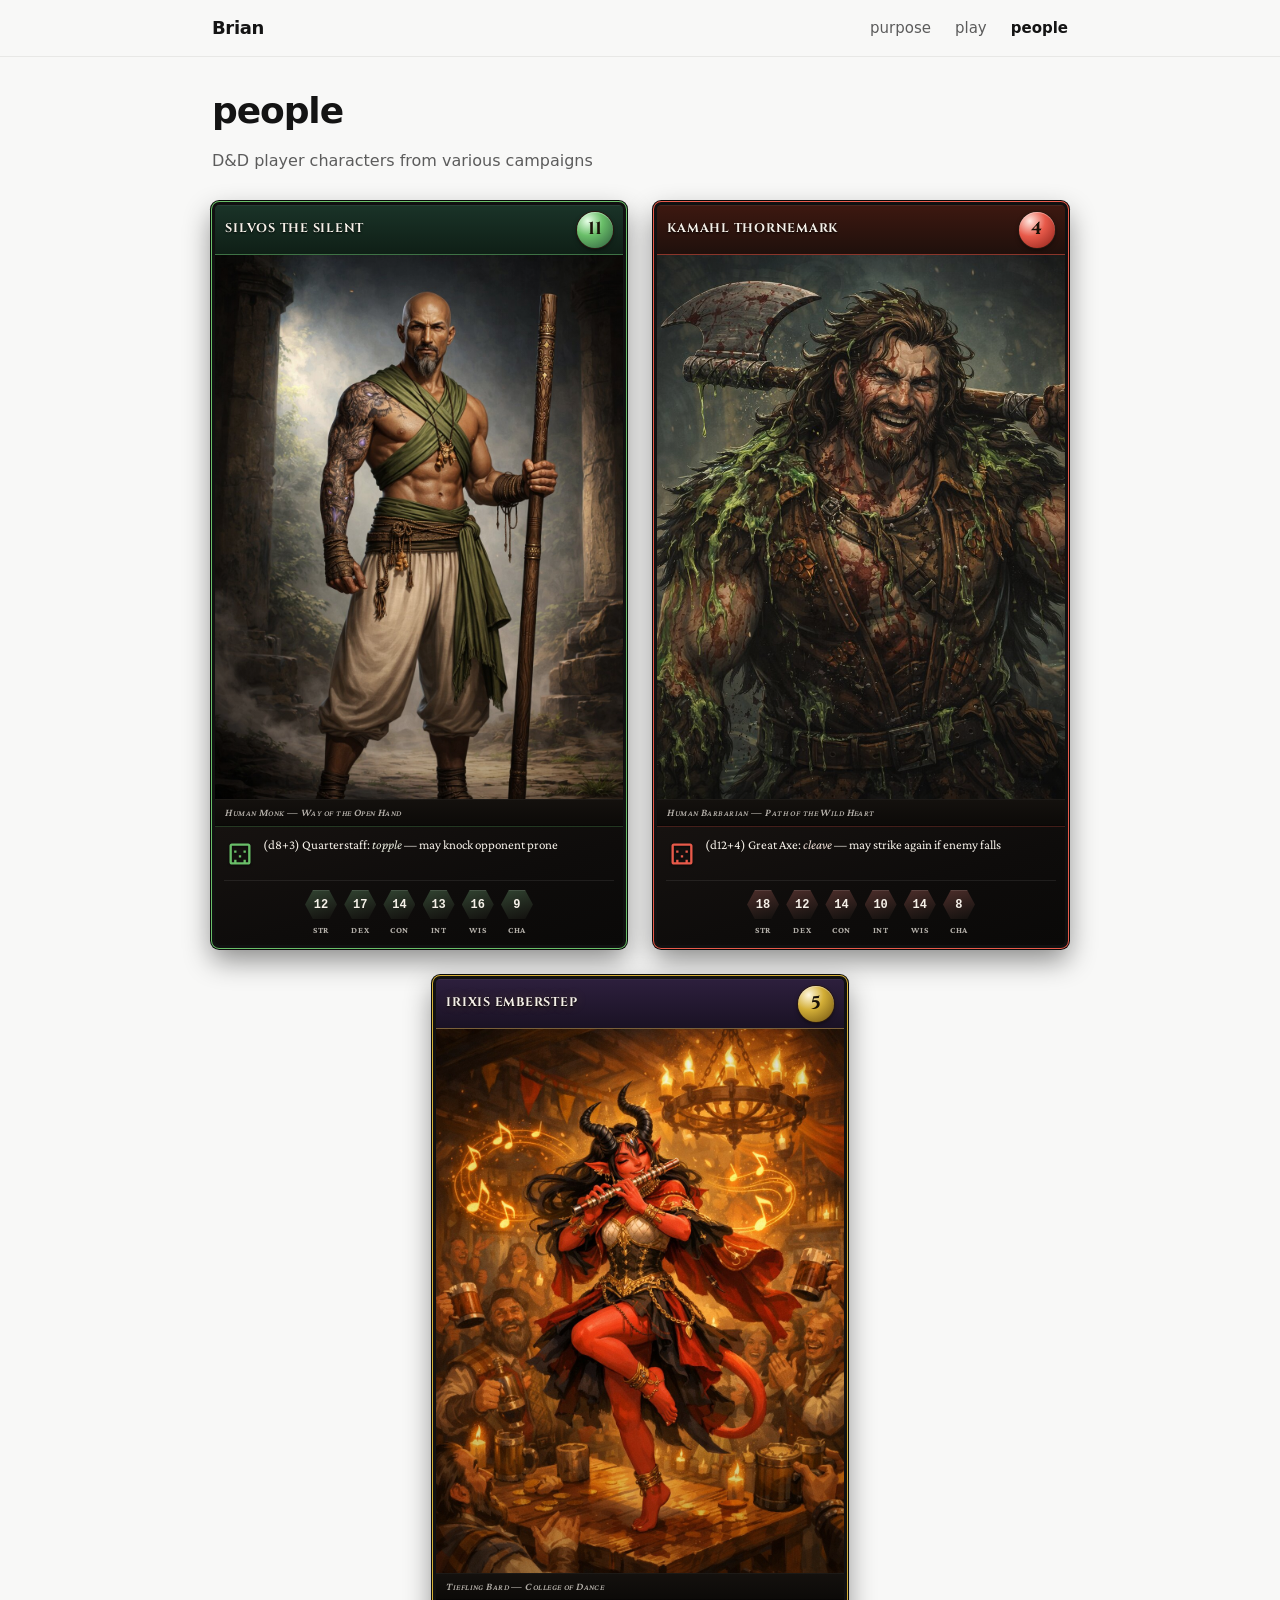
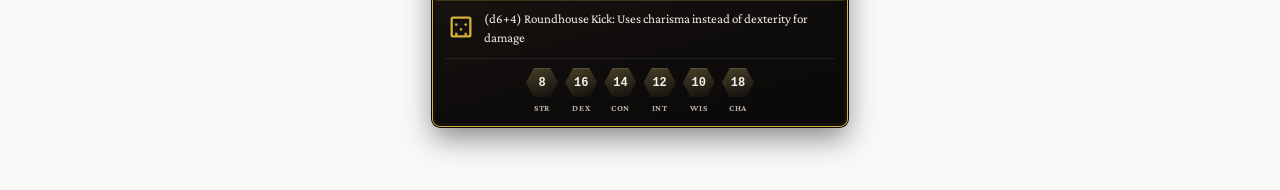
<file: people.html>
<!DOCTYPE html>
<html lang="en">
  <head>
    <meta charset="utf-8" />
    <meta name="viewport" content="width=device-width, initial-scale=1" />
    <title>people — Brian Mick</title>
    <link rel="preconnect" href="https://fonts.googleapis.com" />
    <link rel="preconnect" href="https://fonts.gstatic.com" crossorigin />
    <link
      href="https://fonts.googleapis.com/css2?family=Cinzel:wght@600;700&family=Crimson+Pro:ital,wght@0,400;0,600;1,400&display=swap"
      rel="stylesheet"
    />
    <link rel="stylesheet" href="css/styles.css" />
  </head>
  <body class="subpage people-page">
    <header class="site-header">
      <nav class="nav" aria-label="Primary">
        <a class="nav-brand" href="index.html">Brian</a>
        <ul class="nav-links">
          <li><a href="purpose.html">purpose</a></li>
          <li><a href="play.html">play</a></li>
          <li><a href="people.html" aria-current="page">people</a></li>
        </ul>
      </nav>
    </header>
    <main>
      <h1 class="page-title">people</h1>
      <p class="people-intro">
        D&D player characters from various campaigns
      </p>

      <div class="character-grid">
        <article class="pw-card pw-card--monk">
          <header class="pw-card__titlebar">
            <h2 class="pw-card__name">Silvos the Silent</h2>
            <div class="pw-card__level" aria-label="Level 11">
              <span class="pw-card__level-num">11</span>
            </div>
          </header>
          <div class="pw-card__art">
            <img
              src="images/silvos.jpg"
              alt="Portrait of Silvos the Silent"
              width="240"
              height="320"
              loading="lazy"
            />
          </div>
          <p class="pw-card__typeline">
            Human Monk — Way of the Open Hand
          </p>
          <div class="pw-card__textbox">
            <div class="pw-card__ability">
              <span class="pw-card__dice" aria-hidden="true">
                <svg
                  class="pw-card__dice-svg"
                  width="28"
                  height="28"
                  viewBox="0 0 24 24"
                  aria-hidden="true"
                >
                  <path
                    fill="currentColor"
                    d="M19 3H5c-1.1 0-2 .9-2 2v14c0 1.1.9 2 2 2h14c1.1 0 2-.9 2-2V5c0-1.1-.9-2-2-2zm0 16H5V5h14v14zM7 9h2v2H7V9zm8 0h2v2h-2V9zm-4 4h2v2h-2v-2zm-4 4h2v2H7v-2zm8 0h2v2h-2v-2z"
                  />
                </svg>
              </span>
              <div class="pw-card__rules">
                <p>
                  (d8+3) Quarterstaff: <em>topple</em> — may knock opponent
                  prone
                </p>
              </div>
            </div>
            <ul class="pw-card__stats" aria-label="Ability scores">
              <li class="pw-stat">
                <span class="pw-stat__hex">12</span>
                <span class="pw-stat__abbr">STR</span>
              </li>
              <li class="pw-stat">
                <span class="pw-stat__hex">17</span>
                <span class="pw-stat__abbr">DEX</span>
              </li>
              <li class="pw-stat">
                <span class="pw-stat__hex">14</span>
                <span class="pw-stat__abbr">CON</span>
              </li>
              <li class="pw-stat">
                <span class="pw-stat__hex">13</span>
                <span class="pw-stat__abbr">INT</span>
              </li>
              <li class="pw-stat">
                <span class="pw-stat__hex">16</span>
                <span class="pw-stat__abbr">WIS</span>
              </li>
              <li class="pw-stat">
                <span class="pw-stat__hex">9</span>
                <span class="pw-stat__abbr">CHA</span>
              </li>
            </ul>
          </div>
        </article>

        <article class="pw-card pw-card--barbarian">
          <header class="pw-card__titlebar">
            <h2 class="pw-card__name">Kamahl Thornemark</h2>
            <div class="pw-card__level" aria-label="Level 4">
              <span class="pw-card__level-num">4</span>
            </div>
          </header>
          <div class="pw-card__art">
            <img
              src="images/kamahl.jpg"
              alt="Portrait of Kamahl Thornemark"
              width="240"
              height="320"
              loading="lazy"
            />
          </div>
          <p class="pw-card__typeline">
            Human Barbarian — Path of the Wild Heart
          </p>
          <div class="pw-card__textbox">
            <div class="pw-card__ability">
              <span class="pw-card__dice" aria-hidden="true">
                <svg
                  class="pw-card__dice-svg"
                  width="28"
                  height="28"
                  viewBox="0 0 24 24"
                  aria-hidden="true"
                >
                  <path
                    fill="currentColor"
                    d="M19 3H5c-1.1 0-2 .9-2 2v14c0 1.1.9 2 2 2h14c1.1 0 2-.9 2-2V5c0-1.1-.9-2-2-2zm0 16H5V5h14v14zM7 9h2v2H7V9zm8 0h2v2h-2V9zm-4 4h2v2h-2v-2zm-4 4h2v2H7v-2zm8 0h2v2h-2v-2z"
                  />
                </svg>
              </span>
              <div class="pw-card__rules">
                <p>
                  (d12+4) Great Axe: <em>cleave</em> — may strike again if enemy
                  falls
                </p>
              </div>
            </div>
            <ul class="pw-card__stats" aria-label="Ability scores">
              <li class="pw-stat">
                <span class="pw-stat__hex">18</span>
                <span class="pw-stat__abbr">STR</span>
              </li>
              <li class="pw-stat">
                <span class="pw-stat__hex">12</span>
                <span class="pw-stat__abbr">DEX</span>
              </li>
              <li class="pw-stat">
                <span class="pw-stat__hex">14</span>
                <span class="pw-stat__abbr">CON</span>
              </li>
              <li class="pw-stat">
                <span class="pw-stat__hex">10</span>
                <span class="pw-stat__abbr">INT</span>
              </li>
              <li class="pw-stat">
                <span class="pw-stat__hex">14</span>
                <span class="pw-stat__abbr">WIS</span>
              </li>
              <li class="pw-stat">
                <span class="pw-stat__hex">8</span>
                <span class="pw-stat__abbr">CHA</span>
              </li>
            </ul>
          </div>
        </article>

        <article class="pw-card pw-card--bard">
          <header class="pw-card__titlebar">
            <h2 class="pw-card__name">Irixis Emberstep</h2>
            <div class="pw-card__level" aria-label="Level 5">
              <span class="pw-card__level-num">5</span>
            </div>
          </header>
          <div class="pw-card__art">
            <img
              src="images/irixis.jpg"
              alt="Portrait of Irixis Emberstep"
              width="240"
              height="320"
              loading="lazy"
            />
          </div>
          <p class="pw-card__typeline">
            Tiefling Bard — College of Dance
          </p>
          <div class="pw-card__textbox">
            <div class="pw-card__ability">
              <span class="pw-card__dice" aria-hidden="true">
                <svg
                  class="pw-card__dice-svg"
                  width="28"
                  height="28"
                  viewBox="0 0 24 24"
                  aria-hidden="true"
                >
                  <path
                    fill="currentColor"
                    d="M19 3H5c-1.1 0-2 .9-2 2v14c0 1.1.9 2 2 2h14c1.1 0 2-.9 2-2V5c0-1.1-.9-2-2-2zm0 16H5V5h14v14zM7 9h2v2H7V9zm8 0h2v2h-2V9zm-4 4h2v2h-2v-2zm-4 4h2v2H7v-2zm8 0h2v2h-2v-2z"
                  />
                </svg>
              </span>
              <div class="pw-card__rules">
                <p>
                  (d6+4) Roundhouse Kick: Uses charisma instead of dexterity for
                  damage
                </p>
              </div>
            </div>
            <ul class="pw-card__stats" aria-label="Ability scores">
              <li class="pw-stat">
                <span class="pw-stat__hex">8</span>
                <span class="pw-stat__abbr">STR</span>
              </li>
              <li class="pw-stat">
                <span class="pw-stat__hex">16</span>
                <span class="pw-stat__abbr">DEX</span>
              </li>
              <li class="pw-stat">
                <span class="pw-stat__hex">14</span>
                <span class="pw-stat__abbr">CON</span>
              </li>
              <li class="pw-stat">
                <span class="pw-stat__hex">12</span>
                <span class="pw-stat__abbr">INT</span>
              </li>
              <li class="pw-stat">
                <span class="pw-stat__hex">10</span>
                <span class="pw-stat__abbr">WIS</span>
              </li>
              <li class="pw-stat">
                <span class="pw-stat__hex">18</span>
                <span class="pw-stat__abbr">CHA</span>
              </li>
            </ul>
          </div>
        </article>
      </div>
    </main>
  </body>
</html>
</file>
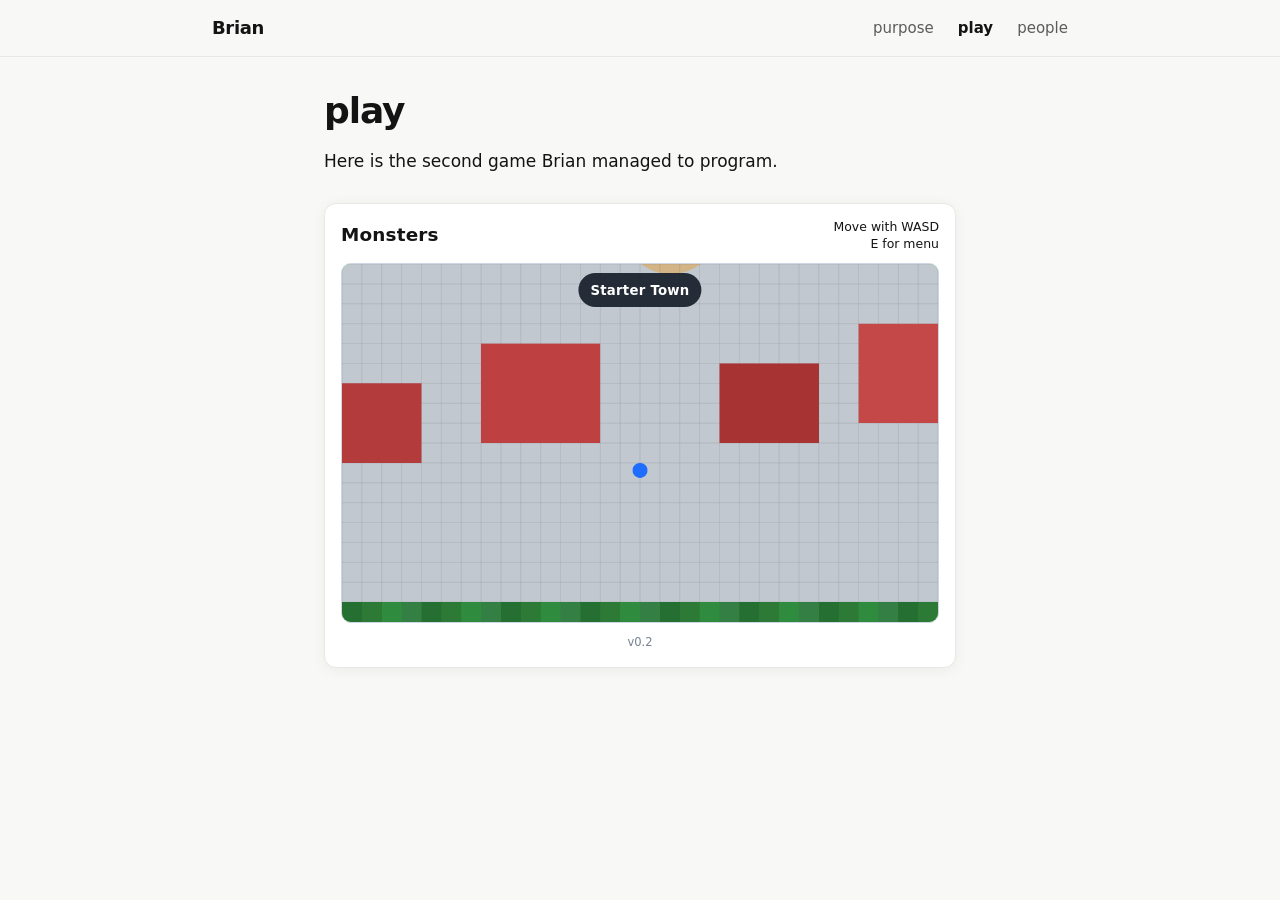
<file: play.html>
<!DOCTYPE html>
<html lang="en">
  <head>
    <meta charset="utf-8" />
    <meta name="viewport" content="width=device-width, initial-scale=1" />
    <title>Monsters — Brian Mick</title>
    <link rel="stylesheet" href="css/styles.css" />
  </head>
  <body class="subpage">
    <header class="site-header">
      <nav class="nav" aria-label="Primary">
        <a class="nav-brand" href="index.html">Brian</a>
        <ul class="nav-links">
          <li><a href="purpose.html">purpose</a></li>
          <li><a href="play.html" aria-current="page">play</a></li>
          <li><a href="people.html">people</a></li>
        </ul>
      </nav>
    </header>
    <main>
      <h1 class="page-title">play</h1>
      <div class="page-prose">
        <p>Here is the second game Brian managed to program.</p>
      </div>
      <section class="monsters-shell" aria-label="Monsters game">
        <header class="monsters-topbar">
          <h2 class="monsters-title">Monsters</h2>
          <div class="monsters-hints" aria-hidden="true">
            <p id="hint-move" class="monsters-help">Move with WASD</p>
            <p id="hint-menu" class="monsters-help">E for menu</p>
          </div>
        </header>
        <div class="monsters-stage">
          <canvas
            id="monsters-canvas"
            class="monsters-canvas"
            width="960"
            height="576"
            aria-label="Monsters game map"
          ></canvas>
          <div id="zone-banner" class="zone-banner" aria-live="polite"></div>
          <div id="inspect-popup" class="inspect-popup" aria-live="polite"></div>
          <aside id="menu-panel" class="menu-panel" aria-label="Game menu">
            <h3 class="menu-title">Menu</h3>
            <button class="menu-item" type="button">monsters</button>
            <button class="menu-item" type="button">items</button>
            <button class="menu-item" type="button">player</button>
          </aside>
        </div>
        <p class="monsters-version">v0.2</p>
      </section>
    </main>
    <script src="games/monsters-v0.2.js"></script>
  </body>
</html>
</file>
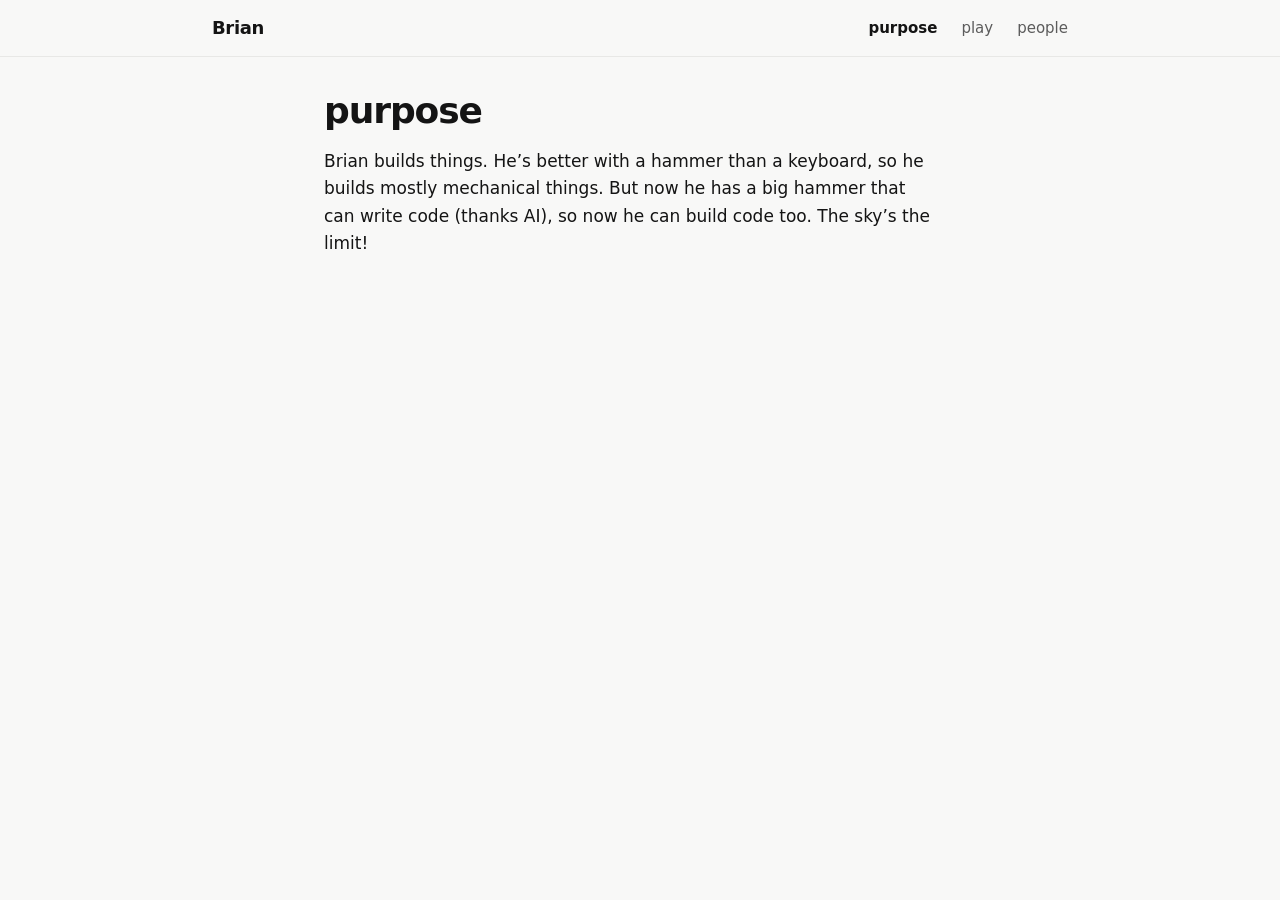
<file: purpose.html>
<!DOCTYPE html>
<html lang="en">
  <head>
    <meta charset="utf-8" />
    <meta name="viewport" content="width=device-width, initial-scale=1" />
    <title>purpose — Brian Mick</title>
    <link rel="stylesheet" href="css/styles.css" />
  </head>
  <body class="subpage">
    <header class="site-header">
      <nav class="nav" aria-label="Primary">
        <a class="nav-brand" href="index.html">Brian</a>
        <ul class="nav-links">
          <li><a href="purpose.html" aria-current="page">purpose</a></li>
          <li><a href="play.html">play</a></li>
          <li><a href="people.html">people</a></li>
        </ul>
      </nav>
    </header>
    <main>
      <h1 class="page-title">purpose</h1>
      <div class="page-prose">
        <p>
          Brian builds things. He’s better with a hammer than a keyboard, so he
          builds mostly mechanical things. But now he has a big hammer that can
          write code (thanks AI), so now he can build code too. The sky’s the
          limit!
        </p>
      </div>
    </main>
  </body>
</html>
</file>
<file: css/styles.css>
/* Brian Mick — site styles */
:root {
  --bg: #f8f8f7;
  --surface: #ffffff;
  --text: #141414;
  --text-muted: #5c5c5c;
  --border: #e8e8e6;
  --accent: #2563eb;
  --accent-hover: #1d4ed8;
  --nav-height: 3.5rem;
  --max-content: 42rem;
}

*,
*::before,
*::after {
  box-sizing: border-box;
}

html {
  font-size: 100%;
  -webkit-text-size-adjust: 100%;
}

body {
  margin: 0;
  min-height: 100vh;
  font-family: system-ui, -apple-system, "Segoe UI", Roboto, Ubuntu, Cantarell,
    "Noto Sans", sans-serif;
  font-size: 1.0625rem;
  line-height: 1.6;
  color: var(--text);
  background: var(--bg);
}

a {
  color: var(--accent);
  text-decoration: none;
  transition: color 0.15s ease;
}

a:hover {
  color: var(--accent-hover);
}

.site-header {
  position: sticky;
  top: 0;
  z-index: 10;
  background: color-mix(in srgb, var(--bg) 92%, transparent);
  backdrop-filter: blur(10px);
  border-bottom: 1px solid var(--border);
}

.nav {
  display: flex;
  align-items: center;
  justify-content: space-between;
  gap: 1.5rem;
  max-width: 56rem;
  margin: 0 auto;
  padding: 0 1.25rem;
  min-height: var(--nav-height);
}

.nav-brand {
  font-weight: 600;
  font-size: 1.125rem;
  letter-spacing: -0.02em;
  color: var(--text);
}

.nav-brand:hover {
  color: var(--accent);
}

.nav-links {
  display: flex;
  flex-wrap: wrap;
  align-items: center;
  gap: 0.25rem 1.5rem;
  list-style: none;
  margin: 0;
  padding: 0;
}

.nav-links a {
  font-size: 0.9375rem;
  font-weight: 500;
  color: var(--text-muted);
}

.nav-links a:hover {
  color: var(--accent);
}

.nav-links a[aria-current="page"] {
  color: var(--text);
  font-weight: 600;
}

main {
  max-width: var(--max-content);
  margin: 0 auto;
  padding: 2.5rem 1.25rem 4rem;
}

.page-title {
  margin: 0 0 1rem;
  font-size: clamp(1.75rem, 4vw, 2.25rem);
  font-weight: 600;
  letter-spacing: -0.03em;
  line-height: 1.2;
}

/* Home */
.home-hero .page-title {
  margin-bottom: 1.75rem;
  text-align: center;
}

.profile {
  margin: 0 auto;
  max-width: min(100%, 32rem);
  border-radius: 12px;
  overflow: hidden;
  background: var(--surface);
  border: 1px solid var(--border);
  box-shadow: 0 1px 2px rgba(0, 0, 0, 0.04), 0 8px 24px rgba(0, 0, 0, 0.06);
}

.profile img {
  display: block;
  width: 100%;
  height: auto;
  vertical-align: middle;
}

/* Child pages */
.subpage main {
  padding-top: 2rem;
}

.subpage .page-title {
  text-transform: lowercase;
}

.page-prose {
  margin: 0;
  max-width: 38rem;
}

.page-prose p {
  margin: 0 0 1rem;
  color: var(--text);
}

.page-prose p:last-child {
  margin-bottom: 0;
}

/* Play — snake game shell */
.snake-shell {
  margin-top: 1.75rem;
  border-radius: 12px;
  border: 1px solid var(--border);
  background: var(--surface);
  box-shadow: 0 2px 14px rgba(0, 0, 0, 0.06);
  padding: 1rem;
}

.snake-topbar {
  display: grid;
  grid-template-columns: 1fr auto 1fr;
  align-items: center;
  gap: 0.5rem;
  margin-bottom: 0.9rem;
}

.snake-title {
  margin: 0;
  font-size: 1.2rem;
  letter-spacing: 0.02em;
  font-weight: 700;
}

.snake-control-hint {
  display: inline-flex;
  flex-direction: column;
  gap: 0.25rem;
}

.snake-control-hint:first-child {
  justify-self: start;
}

.snake-control-hint:last-child {
  justify-self: end;
}

.key-row {
  display: inline-flex;
  gap: 0.25rem;
}

.key-row--single {
  justify-content: center;
}

.key-cap {
  width: 1.7rem;
  height: 1.7rem;
  display: inline-flex;
  align-items: center;
  justify-content: center;
  border: 1px solid var(--border);
  border-radius: 5px;
  background: #fbfbfb;
  color: #444;
  font-size: 0.82rem;
  font-weight: 600;
  line-height: 1;
  user-select: none;
}

.snake-board-wrap {
  position: relative;
  width: min(100%, 26rem);
  margin: 0 auto;
  aspect-ratio: 1 / 1;
  touch-action: none;
}

.snake-play-area {
  display: grid;
  grid-template-columns: minmax(0, 1fr) auto;
  align-items: center;
  justify-content: center;
  gap: 0.8rem;
}

.snake-speed-panel {
  width: 4rem;
  align-self: stretch;
  border: 1px solid #d4dde5;
  border-radius: 10px;
  background: #f8fafc;
  display: flex;
  flex-direction: column;
  align-items: center;
  justify-content: center;
  gap: 0.4rem;
  padding: 0.5rem 0.35rem;
}

.snake-speed-label {
  font-size: 0.75rem;
  font-weight: 600;
  color: #4a5868;
  line-height: 1;
}

.snake-speed-slider {
  writing-mode: bt-lr;
  -webkit-appearance: slider-vertical;
  width: 1.2rem;
  height: 12rem;
}

.snake-speed-value {
  margin: 0;
  font-size: 0.9rem;
  font-weight: 700;
  color: #273341;
  line-height: 1;
}

.snake-board {
  width: 100%;
  height: 100%;
  display: grid;
  grid-template-columns: repeat(10, 1fr);
  grid-template-rows: repeat(10, 1fr);
  gap: 2px;
  background: #dbe1e6;
  border: 1px solid #c7d0d8;
  border-radius: 10px;
  padding: 2px;
}

.snake-cell {
  border-radius: 3px;
  background: #f4f7f9;
}

.snake-cell--food {
  background: #d81f1f;
}

.snake-cell--body {
  background: #2fbf5f;
}

.snake-cell--head {
  background: #1f8f45;
}

.snake-overlay {
  position: absolute;
  inset: 0;
  display: flex;
  align-items: center;
  justify-content: center;
  border-radius: 10px;
  color: #fff;
  font-size: clamp(1.4rem, 4vw, 2.2rem);
  font-weight: 700;
  letter-spacing: 0.02em;
  background: rgba(10, 20, 33, 0.56);
  text-shadow: 0 1px 2px rgba(0, 0, 0, 0.5);
  opacity: 0;
  pointer-events: none;
  transition: opacity 0.15s ease;
}

.snake-overlay.is-visible {
  opacity: 1;
}

.snake-controls {
  margin-top: 0.95rem;
  display: flex;
  justify-content: center;
  gap: 0.6rem;
}

.snake-button {
  border: 1px solid #cfd6dd;
  background: #f5f7fa;
  color: #273341;
  font: inherit;
  font-size: 0.92rem;
  line-height: 1;
  padding: 0.58rem 0.9rem;
  border-radius: 8px;
  cursor: pointer;
}

.snake-button:hover {
  background: #eaf0f8;
}

.snake-button.is-paused {
  background: #ffe8a3;
  border-color: #e4bf45;
  color: #4b3906;
}

.snake-version {
  margin: 0.65rem 0 0;
  text-align: center;
  color: #778290;
  font-size: 0.72rem;
}

/* Play — Monsters */
.monsters-shell {
  margin-top: 1.75rem;
  border-radius: 12px;
  border: 1px solid var(--border);
  background: var(--surface);
  box-shadow: 0 2px 14px rgba(0, 0, 0, 0.06);
  padding: 1rem;
}

.monsters-topbar {
  display: flex;
  justify-content: space-between;
  align-items: flex-start;
  gap: 0.75rem;
  margin-bottom: 0.75rem;
}

.monsters-title {
  margin: 0;
  font-size: 1.15rem;
  letter-spacing: 0.01em;
}

.monsters-help {
  margin: 0;
  color: #5c6a79;
  font-size: 0.86rem;
}

.monsters-stage {
  position: relative;
}

.monsters-hints {
  display: flex;
  flex-direction: column;
  align-items: flex-end;
  gap: 0.2rem;
  margin-left: auto;
}

.monsters-hints .monsters-help {
  padding: 0;
  border-radius: 0;
  background: transparent;
  color: var(--text);
  font-size: 0.78rem;
  line-height: 1.1;
}

.monsters-canvas {
  width: 100%;
  max-width: 100%;
  display: block;
  margin: 0 auto;
  border-radius: 10px;
  border: 1px solid #cdd8e2;
  background: #89c77a;
}

.zone-banner {
  position: absolute;
  top: 0.65rem;
  left: 50%;
  transform: translateX(-50%) translateY(-8px);
  background: rgba(19, 28, 39, 0.9);
  color: #fff;
  padding: 0.4rem 0.75rem;
  border-radius: 999px;
  font-size: 0.83rem;
  font-weight: 600;
  letter-spacing: 0.02em;
  opacity: 0;
  pointer-events: none;
  transition: opacity 0.15s ease, transform 0.15s ease;
  white-space: nowrap;
}

.zone-banner.is-visible {
  opacity: 1;
  transform: translateX(-50%) translateY(0);
}

.inspect-popup {
  position: absolute;
  transform: translate(-50%, -110%);
  background: rgba(15, 19, 28, 0.95);
  color: #fff;
  border-radius: 7px;
  padding: 0.35rem 0.5rem;
  font-size: 0.75rem;
  line-height: 1.2;
  pointer-events: none;
  opacity: 0;
  transition: opacity 0.12s ease;
  white-space: nowrap;
}

.inspect-popup.is-visible {
  opacity: 1;
}

.menu-panel {
  position: absolute;
  top: 1rem;
  right: 1rem;
  width: 9.5rem;
  border: 1px solid #adb9c8;
  border-radius: 8px;
  background: rgba(248, 250, 252, 0.97);
  box-shadow: 0 8px 20px rgba(0, 0, 0, 0.2);
  padding: 0.5rem;
  display: none;
}

.menu-panel.is-open {
  display: block;
}

.menu-title {
  margin: 0 0 0.45rem;
  font-size: 0.85rem;
  color: #273341;
}

.menu-item {
  display: block;
  width: 100%;
  text-align: left;
  margin: 0 0 0.3rem;
  border: 1px solid #c6d1dc;
  border-radius: 6px;
  background: #fff;
  color: #2d3947;
  padding: 0.35rem 0.5rem;
  font: inherit;
  font-size: 0.8rem;
  text-transform: lowercase;
}

.menu-item:last-child {
  margin-bottom: 0;
}

.monsters-version {
  margin: 0.65rem 0 0;
  text-align: center;
  color: #778290;
  font-size: 0.72rem;
}

@media (max-width: 40rem) {
  .snake-play-area {
    grid-template-columns: 1fr;
  }

  .snake-speed-panel {
    width: min(100%, 26rem);
    justify-self: center;
    flex-direction: row;
    justify-content: center;
    padding: 0.6rem;
  }

  .snake-speed-slider {
    writing-mode: horizontal-tb;
    -webkit-appearance: auto;
    width: min(70vw, 16rem);
    height: auto;
  }

  .monsters-topbar {
    flex-direction: column;
    align-items: flex-start;
    gap: 0.3rem;
  }
}

/* People — Magic-style planeswalker character cards */
.people-page main {
  max-width: 56rem;
}

.people-intro {
  margin: 0 0 1.75rem;
  color: var(--text-muted);
  font-size: 1rem;
  max-width: 36rem;
}

.character-grid {
  display: grid;
  grid-template-columns: 1fr;
  gap: 1.75rem;
  align-items: stretch;
}

@media (min-width: 44rem) {
  .character-grid {
    grid-template-columns: repeat(2, minmax(0, 1fr));
  }

  .character-grid .pw-card:last-child:nth-child(odd) {
    grid-column: 1 / -1;
    justify-self: center;
    width: min(100%, calc(50% - 0.875rem));
  }
}

@media (max-width: 43.99rem) {
  .character-grid {
    justify-items: center;
  }

  .pw-card {
    max-width: 22rem;
  }
}

.pw-card {
  --pw-font: "Crimson Pro", Georgia, "Times New Roman", serif;
  --pw-title: "Cinzel", Georgia, serif;
  --pw-frame: #1a1512;
  --pw-accent: #c9a04a;
  --pw-text: #f5f0e8;
  --pw-muted: rgba(245, 240, 232, 0.72);
  display: flex;
  flex-direction: column;
  width: 100%;
  min-width: 0;
  height: 100%;
  font-family: var(--pw-font);
  color: var(--pw-text);
  background: var(--pw-frame);
  border-radius: 0.45rem;
  border: 3px solid #111;
  box-shadow:
    0 0 0 1px var(--pw-accent),
    0 0 0 2px #0a0a0a,
    0 12px 28px rgba(0, 0, 0, 0.45);
  overflow: hidden;
  position: relative;
}

.pw-card__titlebar {
  flex-shrink: 0;
  display: flex;
  align-items: center;
  justify-content: space-between;
  gap: 0.5rem;
  padding: 0.45rem 0.65rem 0.4rem;
  background: linear-gradient(
    180deg,
    color-mix(in srgb, var(--pw-frame) 40%, #000) 0%,
    #0d0b0a 100%
  );
  border-bottom: 1px solid color-mix(in srgb, var(--pw-accent) 45%, transparent);
  box-shadow: inset 0 1px 0 rgba(255, 255, 255, 0.06);
}

.pw-card__name {
  margin: 0;
  flex: 1;
  min-width: 0;
  font-family: var(--pw-title);
  font-size: 0.78rem;
  font-weight: 700;
  letter-spacing: 0.06em;
  text-transform: uppercase;
  line-height: 1.2;
  text-shadow: 0 1px 2px rgba(0, 0, 0, 0.85);
}

.pw-card__level {
  flex-shrink: 0;
}

.pw-card__level-num {
  display: flex;
  align-items: center;
  justify-content: center;
  min-width: 2.25rem;
  min-height: 2.25rem;
  padding: 0 0.35rem;
  font-family: var(--pw-title);
  font-size: 1.1rem;
  font-weight: 700;
  line-height: 1;
  color: #1a1208;
  background: radial-gradient(
    circle at 30% 25%,
    #fff8e8 0%,
    var(--pw-accent) 38%,
    color-mix(in srgb, var(--pw-accent) 70%, #5c3d12) 100%
  );
  border-radius: 50%;
  box-shadow:
    0 0 0 1px #2a1810,
    0 2px 4px rgba(0, 0, 0, 0.5),
    inset 0 1px 0 rgba(255, 255, 255, 0.35);
}

/* Portrait 4:3 — width:height = 3:4 */
.pw-card__art {
  position: relative;
  flex-shrink: 0;
  width: 100%;
  aspect-ratio: 3 / 4;
  overflow: hidden;
  background: #0a0a0a;
  box-shadow:
    inset 0 0 0 2px #0a0a0a,
    inset 0 0 20px rgba(0, 0, 0, 0.6);
}

.pw-card__art::after {
  content: "";
  position: absolute;
  inset: 0;
  background: radial-gradient(
    ellipse 90% 70% at 50% 40%,
    transparent 40%,
    rgba(0, 0, 0, 0.35) 100%
  );
  pointer-events: none;
}

.pw-card__art img {
  display: block;
  width: 100%;
  height: 100%;
  object-fit: cover;
  object-position: center top;
}

.pw-card__typeline {
  flex-shrink: 0;
  margin: 0;
  padding: 0.35rem 0.65rem;
  font-size: 0.68rem;
  font-weight: 600;
  font-style: italic;
  letter-spacing: 0.04em;
  font-variant: small-caps;
  line-height: 1.35;
  color: var(--pw-muted);
  background: linear-gradient(180deg, #14110e 0%, #0c0a08 100%);
  border-bottom: 1px solid rgba(0, 0, 0, 0.6);
  box-shadow: inset 0 1px 0 rgba(255, 255, 255, 0.04);
}

.pw-card__textbox {
  flex: 1 1 auto;
  display: flex;
  flex-direction: column;
  min-height: 0;
  padding: 0.55rem 0.55rem 0.5rem;
  background: linear-gradient(
    165deg,
    #161210 0%,
    #0e0c0b 55%,
    #0a0908 100%
  );
  border-top: 1px solid color-mix(in srgb, var(--pw-accent) 25%, transparent);
}

.pw-card__ability {
  display: flex;
  align-items: flex-start;
  gap: 0.45rem;
  flex: 1;
}

.pw-card__dice {
  flex-shrink: 0;
  display: flex;
  align-items: center;
  justify-content: center;
  width: 2rem;
  height: 2rem;
  margin-top: 0.1rem;
  color: var(--pw-accent);
  filter: drop-shadow(0 1px 1px rgba(0, 0, 0, 0.6));
}

.pw-card__dice-svg {
  display: block;
}

.pw-card__rules {
  flex: 1;
  min-width: 0;
}

.pw-card__rules p {
  margin: 0;
  font-size: 0.8125rem;
  line-height: 1.45;
  color: var(--pw-text);
}

.pw-card__rules em {
  font-style: italic;
  color: color-mix(in srgb, var(--pw-text) 92%, var(--pw-accent));
}

.pw-card__stats {
  display: flex;
  flex-wrap: wrap;
  justify-content: center;
  gap: 0.35rem 0.45rem;
  margin: 0.65rem 0 0;
  padding: 0.55rem 0.15rem 0;
  list-style: none;
  border-top: 1px solid rgba(255, 255, 255, 0.08);
}

.pw-stat {
  display: flex;
  flex-direction: column;
  align-items: center;
  gap: 0.2rem;
  flex: 0 0 auto;
}

.pw-stat__hex {
  display: flex;
  align-items: center;
  justify-content: center;
  width: 2rem;
  height: 1.85rem;
  font-family: ui-monospace, "Cascadia Code", "Segoe UI Mono", monospace;
  font-size: 0.75rem;
  font-weight: 700;
  line-height: 1;
  color: var(--pw-text);
  background: linear-gradient(
    165deg,
    color-mix(in srgb, var(--pw-accent) 22%, #222) 0%,
    #12100e 100%
  );
  clip-path: polygon(25% 0%, 75% 0%, 100% 50%, 75% 100%, 25% 100%, 0% 50%);
  box-shadow:
    inset 0 1px 0 rgba(255, 255, 255, 0.1),
    0 1px 2px rgba(0, 0, 0, 0.5);
}

.pw-stat__abbr {
  font-size: 0.55rem;
  font-weight: 700;
  letter-spacing: 0.08em;
  color: var(--pw-muted);
  text-transform: uppercase;
}

/* Green planeswalker — Silvos */
.pw-card--monk {
  --pw-frame: #0f1f16;
  --pw-accent: #6abf69;
}

.pw-card--monk .pw-card__titlebar {
  background: linear-gradient(180deg, #1a3328 0%, #0f1f16 100%);
}

.pw-card--monk .pw-card__level-num {
  background: radial-gradient(
    circle at 30% 25%,
    #e8ffe8 0%,
    #6abf69 40%,
    #2d5a3d 100%
  );
}

/* Red — Kamahl */
.pw-card--barbarian {
  --pw-frame: #1f100c;
  --pw-accent: #e85a4a;
}

.pw-card--barbarian .pw-card__titlebar {
  background: linear-gradient(180deg, #3d1810 0%, #1f100c 100%);
}

.pw-card--barbarian .pw-card__level-num {
  background: radial-gradient(
    circle at 30% 25%,
    #ffe8e0 0%,
    #e85a4a 42%,
    #8a2018 100%
  );
}

/* Orzhov / stage — Irixis */
.pw-card--bard {
  --pw-frame: #1a1224;
  --pw-accent: #d4af37;
}

.pw-card--bard .pw-card__titlebar {
  background: linear-gradient(180deg, #2d1f3d 0%, #1a1224 100%);
}

.pw-card--bard .pw-card__level-num {
  background: radial-gradient(
    circle at 30% 25%,
    #fff8e0 0%,
    #d4af37 40%,
    #6b4e0f 100%
  );
}

.pw-card--bard .pw-card__name {
  text-shadow:
    0 0 12px rgba(212, 175, 55, 0.25),
    0 1px 2px rgba(0, 0, 0, 0.9);
}
</file>
